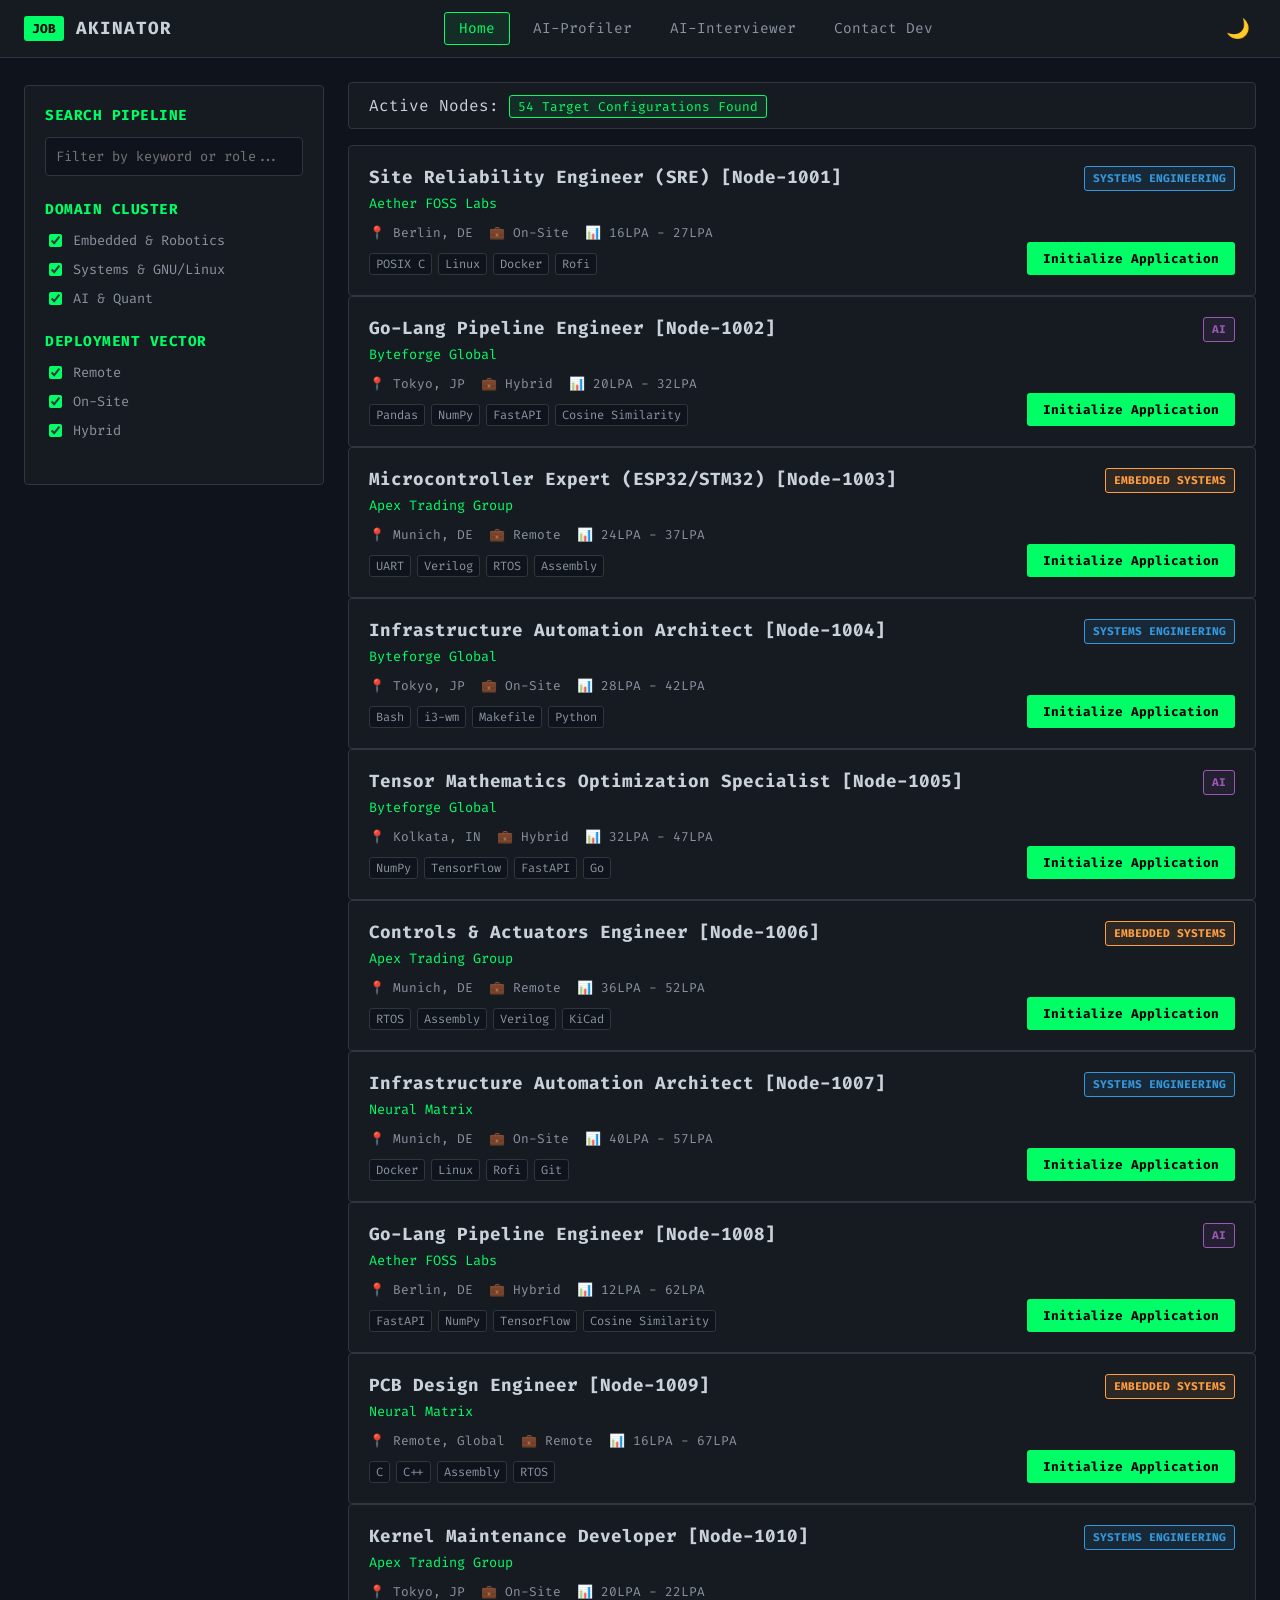
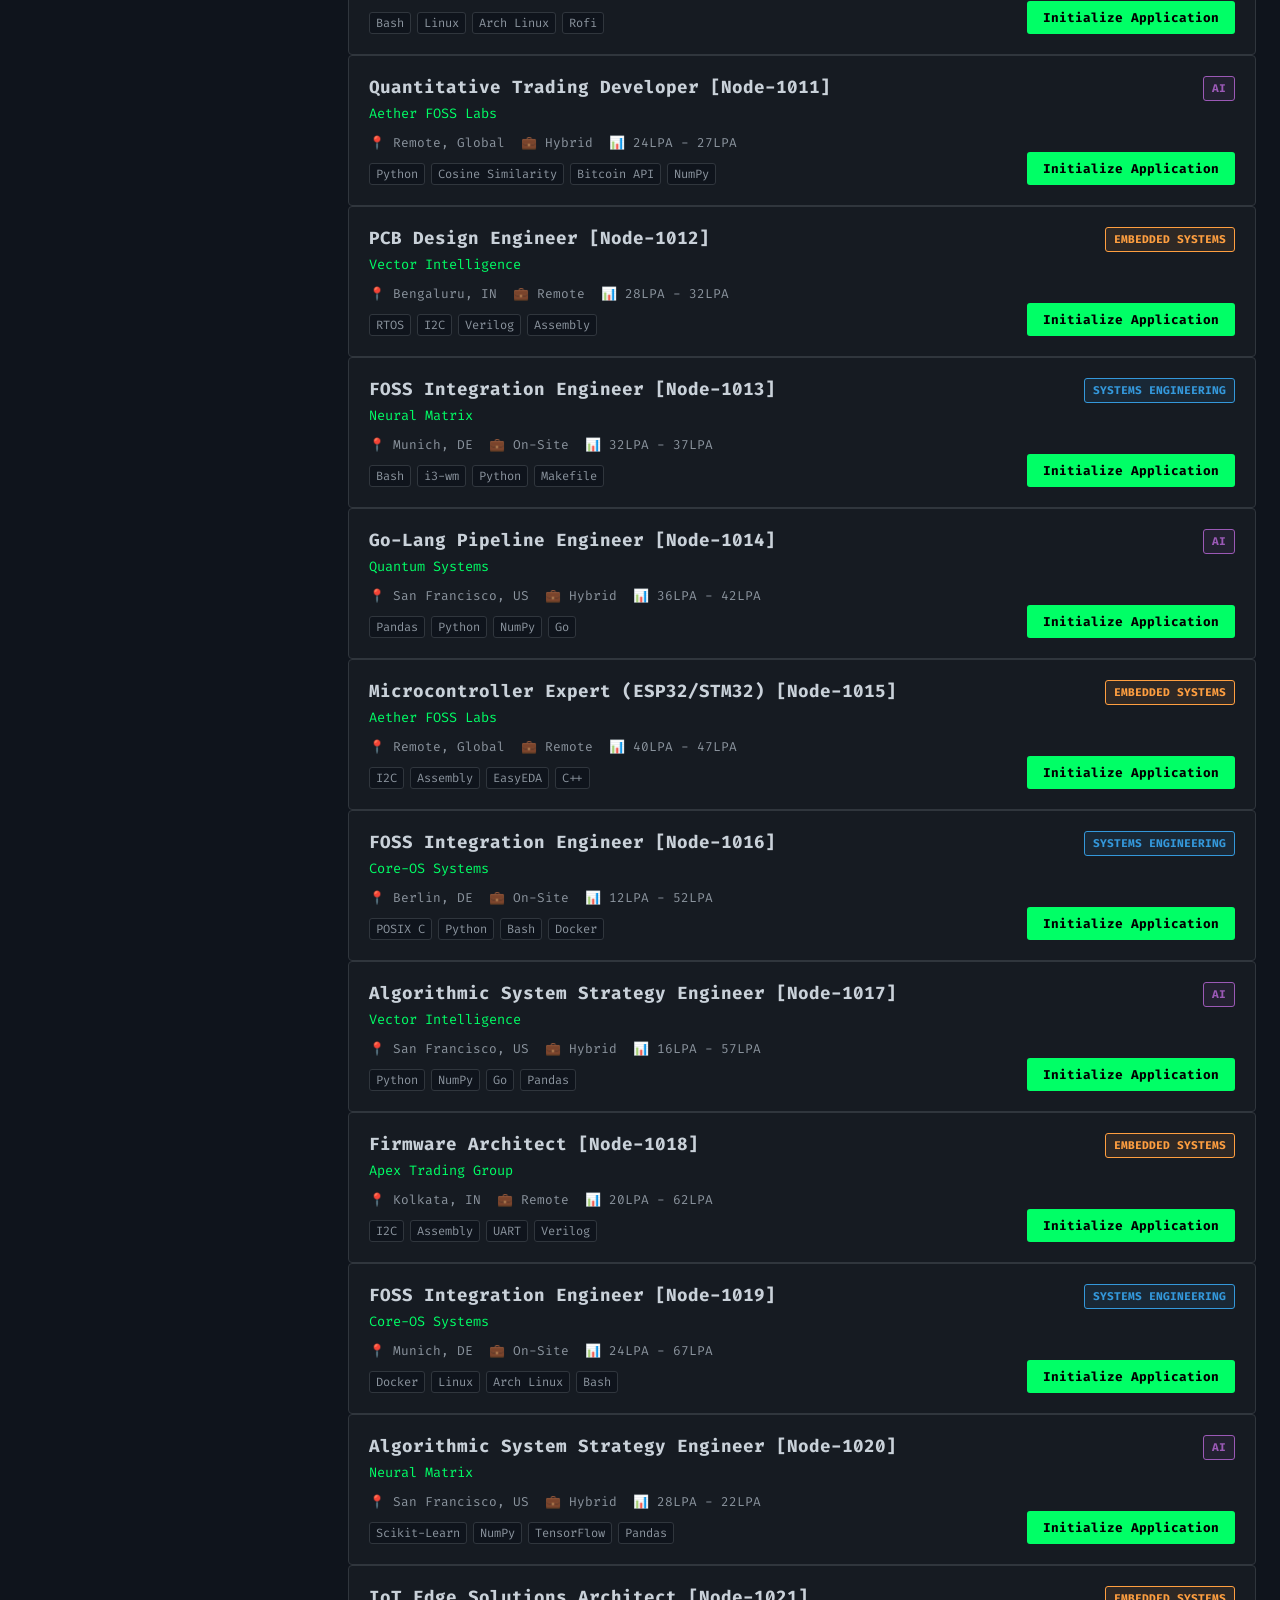
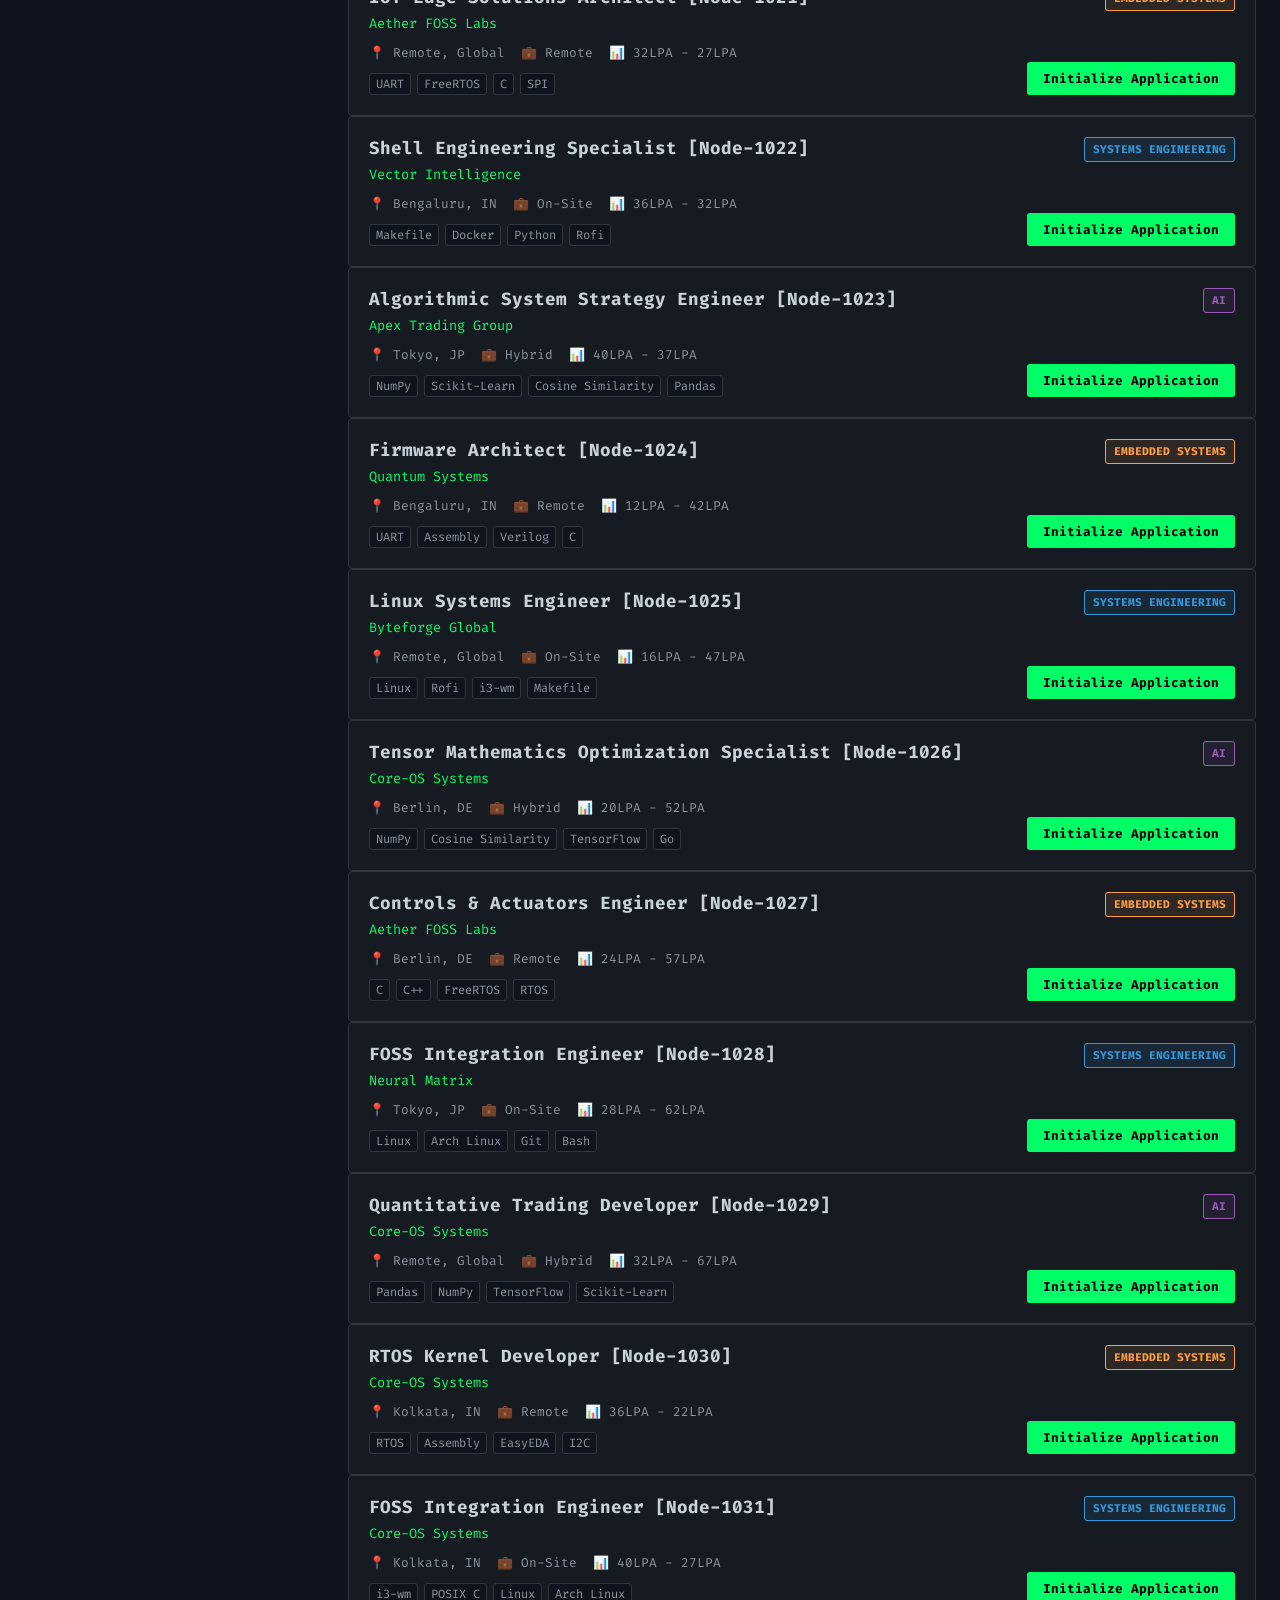
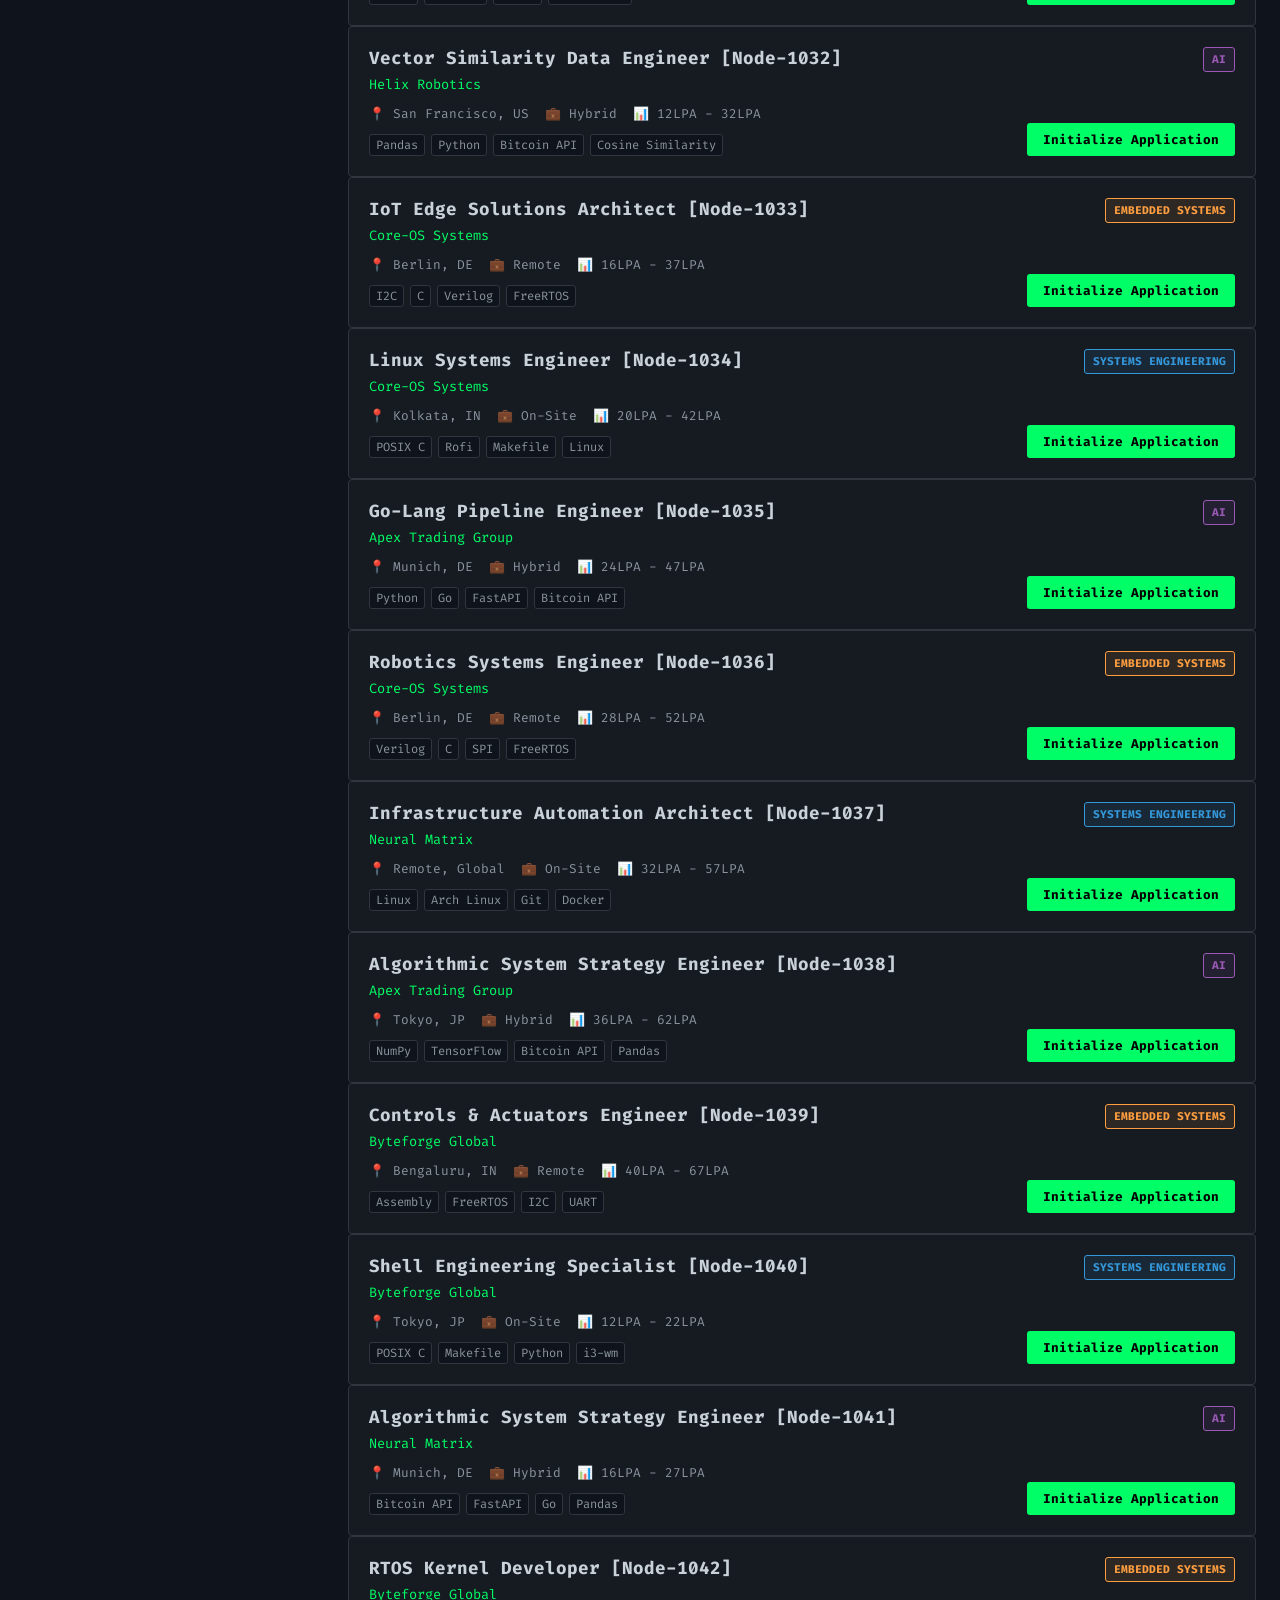
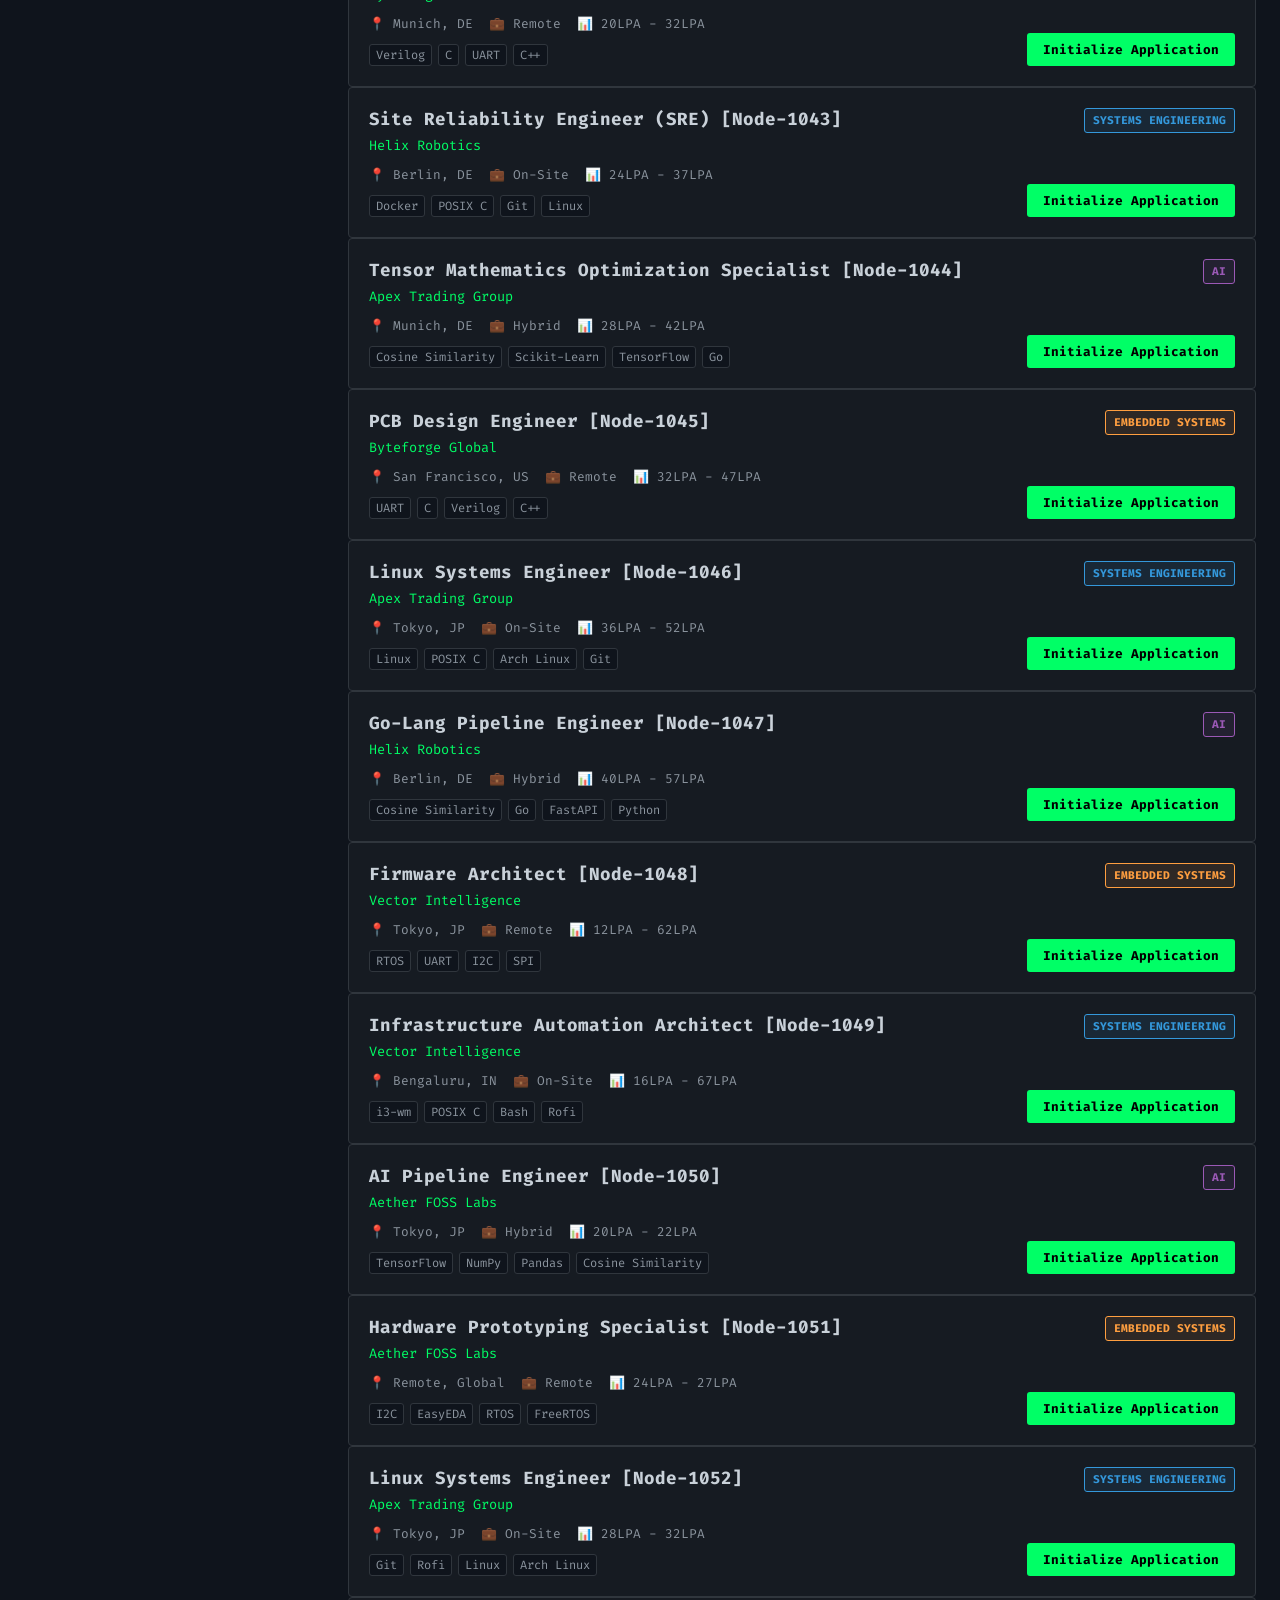
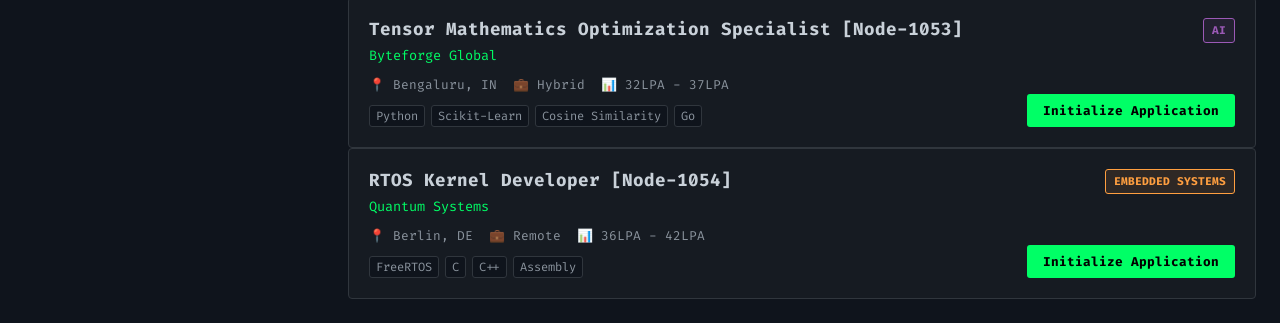
<file: index.html>
<!doctype html>
<html lang="en" data-theme="dark">
  <head>
    <meta charset="UTF-8" />
    <meta name="viewport" content="width=device-width, initial-scale=1.0" />
    <title>AI POWERED RESUME PROFILER</title>
    <link rel="preconnect" href="https://fonts.googleapis.com" />
    <link rel="preconnect" href="https://fonts.gstatic.com" crossorigin />
    <link
      href="https://fonts.googleapis.com/css2?family=Fira+Code:wght@400;500;700&display=swap"
      rel="stylesheet"
    />
    <link rel="icon" type="image/png" href="./imgs/logo.png">
    <link rel="stylesheet" href="index.css" />
  </head>
  <body>
    <nav class="navbar">
      <div class="nav-brand">
        <div class="brand-icon">JOB</div>
        <span class="brand-title">AKINATOR</span>
      </div>

      <div class="nav-links">
        <a href="" class="nav-link active">Home</a>
        <a href="ai-profiler/index.html" class="nav-link">AI-Profiler</a>
        <a href="ai-interviewer/index.html" class="nav-link">AI-Interviewer</a>
        <a href="contact-us/index.html" class="nav-link">Contact Dev</a>
      </div>
      <button
        id="themeToggle"
        class="theme-toggle"
        aria-label="Toggle runtime theme"
      >
        🌙
      </button>
    </nav>

    <div class="portal-container">
      <aside class="filter-panel">
        <div class="filter-section">
          <h3>Search Pipeline</h3>
          <input
            type="text"
            id="searchInput"
            class="search-input"
            placeholder="Filter by keyword or role..."
          />
        </div>

        <div class="filter-section">
          <h3>Domain Cluster</h3>
          <div class="checkbox-group">
            <label class="checkbox-label">
              <input
                type="checkbox"
                class="domain-filter"
                value="Embedded Systems & Robotics"
                checked
              />
              Embedded & Robotics
            </label>
            <label class="checkbox-label">
              <input
                type="checkbox"
                class="domain-filter"
                value="Systems Engineering & GNU/Linux"
                checked
              />
              Systems & GNU/Linux
            </label>
            <label class="checkbox-label">
              <input
                type="checkbox"
                class="domain-filter"
                value="AI & Quantitative Engineering"
                checked
              />
              AI & Quant
            </label>
          </div>
        </div>

        <div class="filter-section">
          <h3>Deployment Vector</h3>
          <div class="checkbox-group">
            <label class="checkbox-label"
              ><input
                type="checkbox"
                class="type-filter"
                value="Remote"
                checked
              />
              Remote</label
            >
            <label class="checkbox-label"
              ><input
                type="checkbox"
                class="type-filter"
                value="On-Site"
                checked
              />
              On-Site</label
            >
            <label class="checkbox-label"
              ><input
                type="checkbox"
                class="type-filter"
                value="Hybrid"
                checked
              />
              Hybrid</label
            >
          </div>
        </div>
      </aside>

      <main class="jobs-feed">
        <div class="feed-header">
          <div>
            Active Nodes:
            <span id="matchCounter" class="counter-tag">0 Available</span>
          </div>
        </div>
        <div id="jobsContainer"></div>
      </main>
    </div>

    <script src="index.js"></script>
  </body>
</html>
</file>
<file: index.css>
:root {
  color-scheme: dark;
  --bg: #0f141c;
  --surface: #161b22;
  --surface-strong: #0f141c;
  --text: #c9d1d9;
  --text-muted: #8b949e;
  --border: #30363d;
  --primary: #00ff66;
  --primary-soft: rgba(0, 255, 102, 0.08);
  --accent: #00ff66;
  --danger: #ff3333;
}

[data-theme="light"] {
  color-scheme: light;
  --bg: #f5f6f8;
  --surface: #ffffff;
  --surface-strong: #f8fafc;
  --text: #1f2428;
  --text-muted: #626a73;
  --border: #d1d5da;
  --primary: #059669;
  --primary-soft: rgba(5, 150, 105, 0.08);
  --danger: #d73a49;
}

body {
  margin: 0;
  background: var(--bg);
  color: var(--text);
  font-family: "Fira Code", monospace;
}

.navbar {
  display: flex;
  align-items: center;
  justify-content: space-between;
  padding: 12px 24px;
  background: var(--surface);
  border-bottom: 1px solid var(--border);
  position: sticky;
  top: 0;
  z-index: 100;
}

.nav-links {
  display: flex;
  gap: 8px;
}

.nav-link {
  color: var(--text-muted);
  text-decoration: none;
  padding: 6px 14px;
  font-size: 0.9rem;
  border-radius: 3px;
  border: 1px solid transparent;
  transition: all 0.2s ease;
}

.nav-link:hover {
  color: var(--text);
  background: var(--surface-strong);
}

.nav-link.active {
  color: var(--primary);
  border-color: var(--primary);
  background: var(--primary-soft);
}

.nav-brand {
  display: flex;
  align-items: center;
  gap: 12px;
}

.brand-icon {
  background: var(--primary);
  color: #000;
  font-weight: 700;
  padding: 4px 8px;
  border-radius: 3px;
  font-size: 0.8rem;
}

.brand-title {
  font-weight: 700;
  font-size: 1.1rem;
  letter-spacing: 1px;
}

.theme-toggle {
  background: transparent;
  border: none;
  cursor: pointer;
  font-size: 1.2rem;
}

.portal-container {
  max-width: 1500px;
  margin: 0 auto;
  padding: 24px;
  display: grid;
  grid-template-columns: 300px 1fr;
  gap: 24px;
}

/* CONTROL PANEL PANEL */
.filter-panel {
  background: var(--surface);
  border: 1px solid var(--border);
  padding: 20px;
  border-radius: 4px;
  height: fit-content;
  position: sticky;
  top: 85px;
}

.filter-section {
  margin-bottom: 24px;
}

.filter-section h3 {
  font-size: 0.9rem;
  text-transform: uppercase;
  color: var(--primary);
  margin-top: 0;
  margin-bottom: 12px;
  letter-spacing: 0.5px;
}

.search-input {
  width: 100%;
  background: var(--surface-strong);
  border: 1px solid var(--border);
  color: var(--text);
  padding: 10px;
  border-radius: 4px;
  box-sizing: border-box;
  font-family: "Fira Code", monospace;
  font-size: 0.85rem;
}

.checkbox-group {
  display: flex;
  flex-direction: column;
  gap: 10px;
}

.checkbox-label {
  display: flex;
  align-items: center;
  gap: 8px;
  font-size: 0.85rem;
  color: var(--text-muted);
  cursor: pointer;
}

.checkbox-label input {
  accent-color: var(--primary);
}

/* FEED MATRIX */
.jobs-feed {
  display: flex;
  flex-direction: column;
  gap: 16px;
}

.feed-header {
  display: flex;
  justify-content: space-between;
  align-items: center;
  background: var(--surface);
  border: 1px solid var(--border);
  padding: 12px 20px;
  border-radius: 4px;
}

.counter-tag {
  background: var(--primary-soft);
  color: var(--primary);
  border: 1px solid var(--primary);
  padding: 2px 8px;
  border-radius: 3px;
  font-size: 0.8rem;
}

.job-card {
  background: var(--surface);
  border: 1px solid var(--border);
  padding: 20px;
  border-radius: 4px;
  transition: border-color 0.2s ease;
  display: grid;
  grid-template-columns: 1fr auto;
  gap: 16px;
}

.job-card:hover {
  border-color: var(--primary);
}

.job-main h2 {
  margin: 0 0 6px 0;
  font-size: 1.1rem;
  font-weight: 700;
}

.company-meta {
  font-size: 0.85rem;
  color: var(--primary);
  margin-bottom: 12px;
}

.job-details {
  display: flex;
  gap: 16px;
  font-size: 0.8rem;
  color: var(--text-muted);
  margin-bottom: 12px;
  flex-wrap: wrap;
}

.tag-container {
  display: flex;
  gap: 6px;
  flex-wrap: wrap;
}

.skill-tag {
  background: var(--surface-strong);
  border: 1px solid var(--border);
  color: var(--text-muted);
  font-size: 0.75rem;
  padding: 2px 6px;
  border-radius: 3px;
}

.job-action {
  display: flex;
  flex-direction: column;
  justify-content: space-between;
  align-items: flex-end;
}

.domain-badge {
  font-size: 0.7rem;
  font-weight: 700;
  text-transform: uppercase;
  padding: 4px 8px;
  border-radius: 3px;
  border: 1px solid transparent;
}

.badge-embedded {
  background: rgba(255, 159, 64, 0.1);
  color: #ff9f40;
  border-color: #ff9f40;
}

.badge-systems {
  background: rgba(52, 152, 219, 0.1);
  color: #3498db;
  border-color: #3498db;
}

.badge-ai {
  background: rgba(155, 89, 182, 0.1);
  color: #9b59b6;
  border-color: #9b59b6;
}

.btn {
  font-family: "Fira Code", monospace;
  padding: 8px 16px;
  border-radius: 3px;
  cursor: pointer;
  font-weight: 700;
  font-size: 0.8rem;
  border: none;
  transition: background 0.2s;
}

.btn-primary {
  background: var(--primary);
  color: #000;
}

.btn-primary:hover {
  opacity: 0.9;
}

@media (max-width: 900px) {
  .portal-container {
    grid-template-columns: 1fr;
  }
  .filter-panel {
    position: static;
  }
}
</file>
